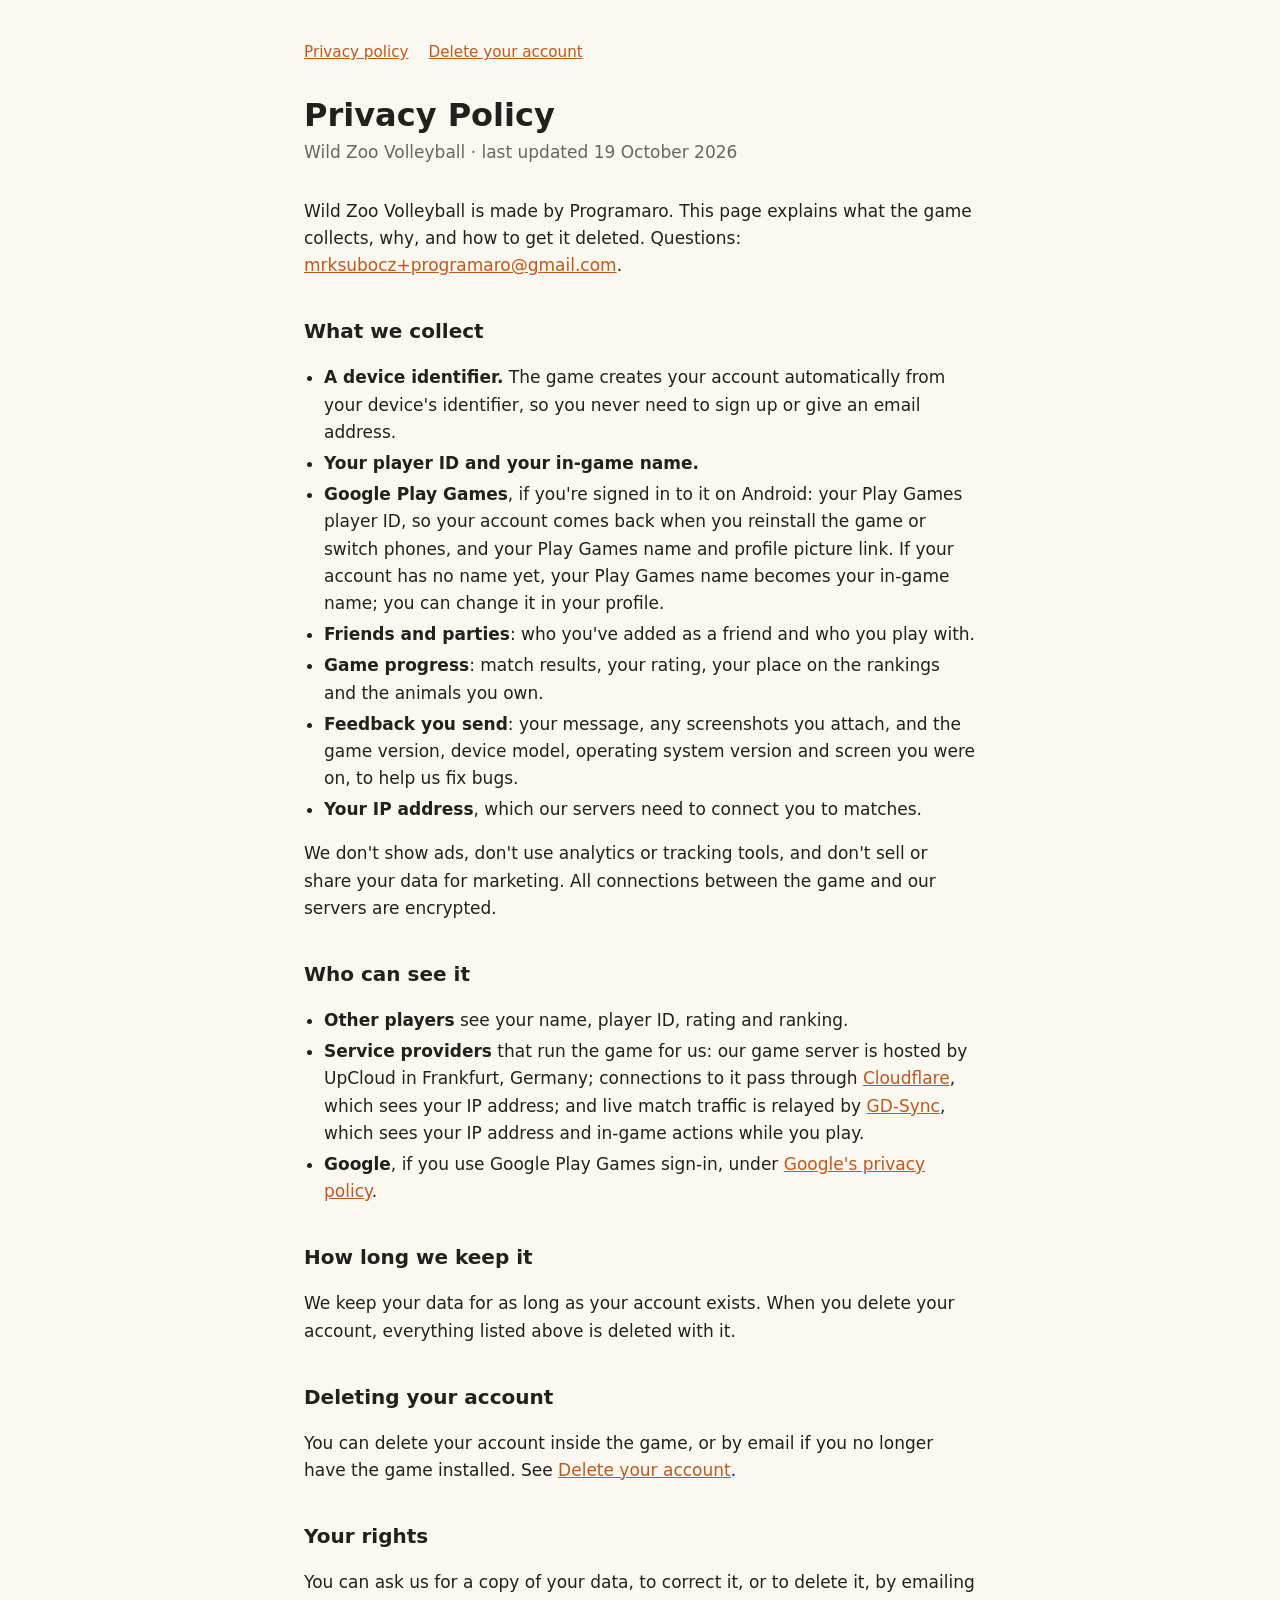
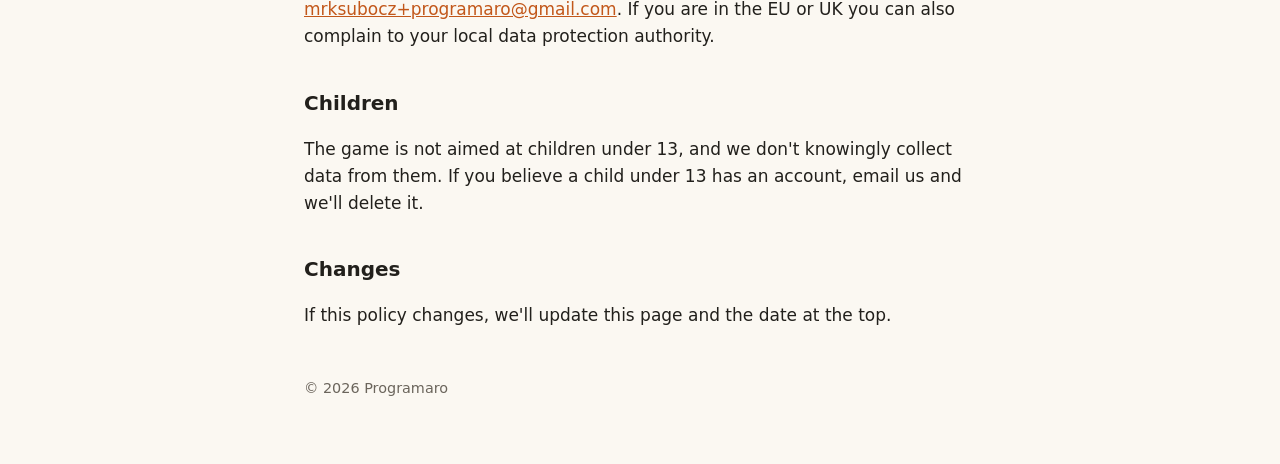
<file: index.html>
<!doctype html>
<html lang="en">
<head>
<meta charset="utf-8">
<meta name="viewport" content="width=device-width, initial-scale=1">
<title>Wild Zoo Volleyball – Privacy Policy</title>
<link rel="stylesheet" href="style.css">
</head>
<body>
<main>
<nav><a href="./">Privacy policy</a><a href="delete-account.html">Delete your account</a></nav>

<h1>Privacy Policy</h1>
<p class="updated">Wild Zoo Volleyball · last updated 19 October 2026</p>

<p>Wild Zoo Volleyball is made by Programaro. This page explains what the game
collects, why, and how to get it deleted. Questions: <a href="mailto:mrksubocz+programaro@gmail.com">mrksubocz+programaro@gmail.com</a>.</p>

<h2>What we collect</h2>
<ul>
  <li><strong>A device identifier.</strong> The game creates your account automatically from your
    device's identifier, so you never need to sign up or give an email address.</li>
  <li><strong>Your player ID and your in-game name.</strong></li>
  <li><strong>Google Play Games</strong>, if you're signed in to it on Android: your Play Games player
    ID, so your account comes back when you reinstall the game or switch phones, and your Play Games
    name and profile picture link. If your account has no name yet, your Play Games name becomes
    your in-game name; you can change it in your profile.</li>
  <li><strong>Friends and parties</strong>: who you've added as a friend and who you play with.</li>
  <li><strong>Game progress</strong>: match results, your rating, your place on the rankings and the
    animals you own.</li>
  <li><strong>Feedback you send</strong>: your message, any screenshots you attach, and the game
    version, device model, operating system version and screen you were on, to help us fix bugs.</li>
  <li><strong>Your IP address</strong>, which our servers need to connect you to matches.</li>
</ul>
<p>We don't show ads, don't use analytics or tracking tools, and don't sell or share your data for
marketing. All connections between the game and our servers are encrypted.</p>

<h2>Who can see it</h2>
<ul>
  <li><strong>Other players</strong> see your name, player ID, rating and ranking.</li>
  <li><strong>Service providers</strong> that run the game for us:
    our game server is hosted by UpCloud in Frankfurt, Germany; connections to it pass through
    <a href="https://www.cloudflare.com/">Cloudflare</a>, which sees your IP address; and live match
    traffic is relayed by <a href="https://www.gd-sync.com/">GD-Sync</a>, which sees your IP address
    and in-game actions while you play.</li>
  <li><strong>Google</strong>, if you use Google Play Games sign-in, under
    <a href="https://policies.google.com/privacy">Google's privacy policy</a>.</li>
</ul>

<h2>How long we keep it</h2>
<p>We keep your data for as long as your account exists. When you delete your account, everything
listed above is deleted with it.</p>

<h2>Deleting your account</h2>
<p>You can delete your account inside the game, or by email if you no longer have the game
installed. See <a href="delete-account.html">Delete your account</a>.</p>

<h2>Your rights</h2>
<p>You can ask us for a copy of your data, to correct it, or to delete it, by emailing
<a href="mailto:mrksubocz+programaro@gmail.com">mrksubocz+programaro@gmail.com</a>. If you are in the EU or UK you can
also complain to your local data protection authority.</p>

<h2>Children</h2>
<p>The game is not aimed at children under 13, and we don't knowingly collect data from them. If
you believe a child under 13 has an account, email us and we'll delete it.</p>

<h2>Changes</h2>
<p>If this policy changes, we'll update this page and the date at the top.</p>

<footer>© 2026 Programaro</footer>
</main>
</body>
</html>
</file>
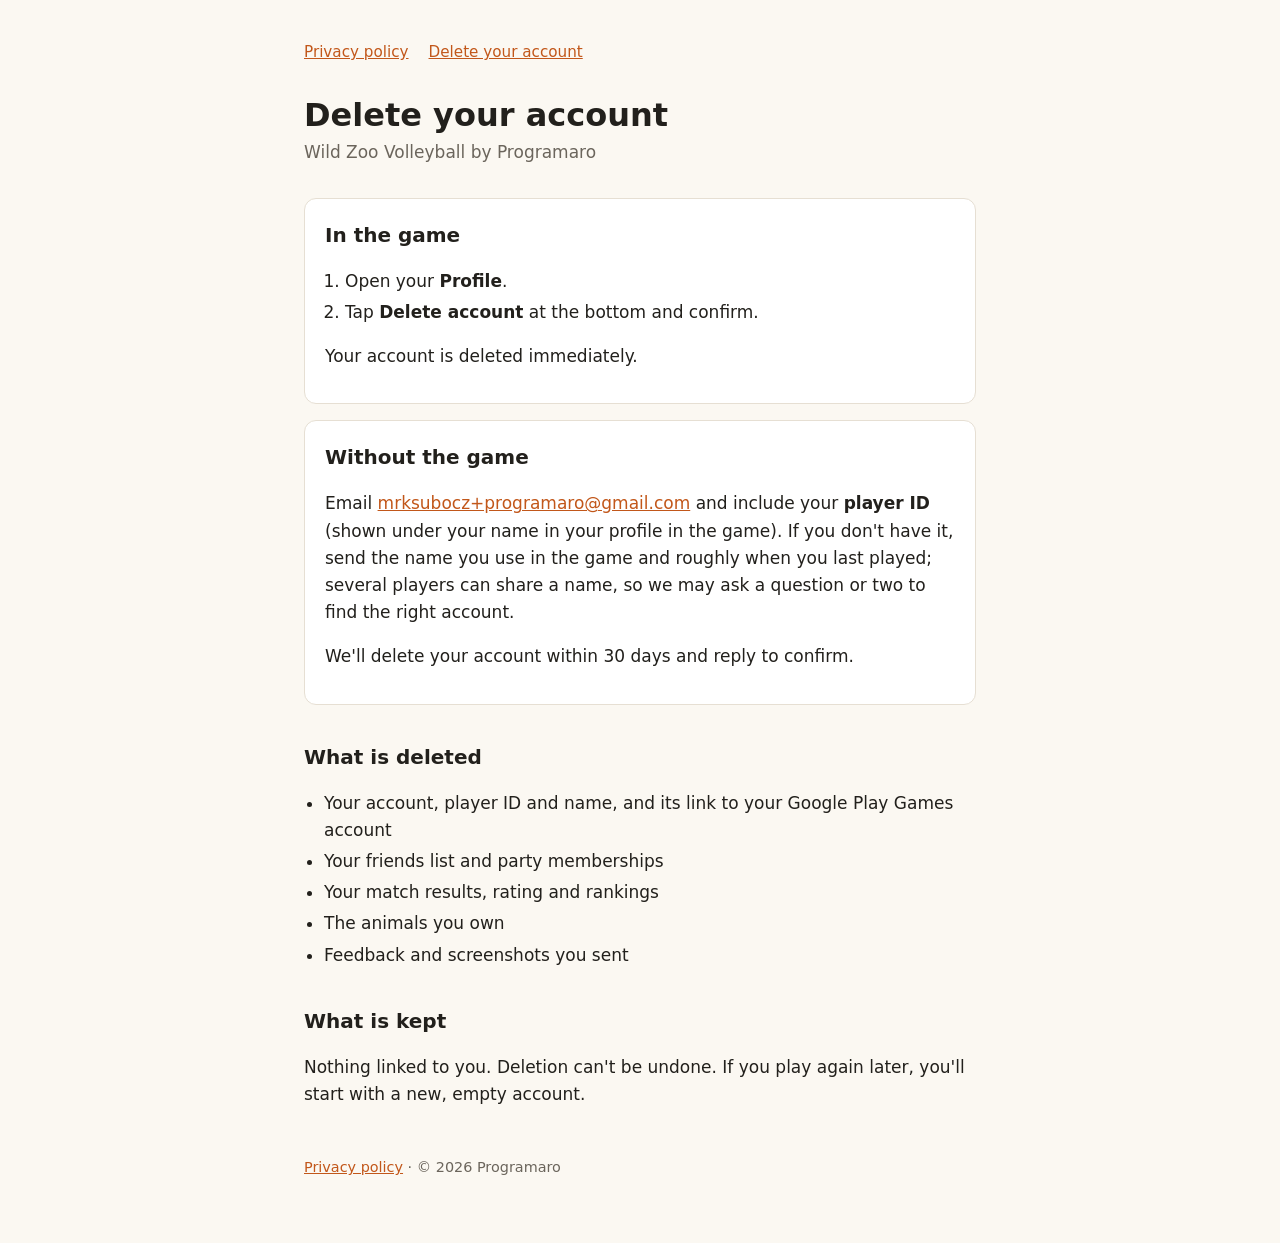
<file: delete-account.html>
<!doctype html>
<html lang="en">
<head>
<meta charset="utf-8">
<meta name="viewport" content="width=device-width, initial-scale=1">
<title>Wild Zoo Volleyball – Delete Your Account</title>
<link rel="stylesheet" href="style.css">
</head>
<body>
<main>
<nav><a href="./">Privacy policy</a><a href="delete-account.html">Delete your account</a></nav>

<h1>Delete your account</h1>
<p class="updated">Wild Zoo Volleyball by Programaro</p>

<div class="card">
  <h2>In the game</h2>
  <ol>
    <li>Open your <strong>Profile</strong>.</li>
    <li>Tap <strong>Delete account</strong> at the bottom and confirm.</li>
  </ol>
  <p>Your account is deleted immediately.</p>
</div>

<div class="card">
  <h2>Without the game</h2>
  <p>Email <a href="mailto:mrksubocz+programaro@gmail.com?subject=Delete%20my%20Wild%20Zoo%20Volleyball%20account">mrksubocz+programaro@gmail.com</a>
  and include your <strong>player ID</strong>
  (shown under your name in your profile in the game). If you don't have it, send the name you
  use in the game and roughly when you last played; several players can share a name, so we may
  ask a question or two to find the right account.</p>
  <p>We'll delete your account within 30 days and reply to confirm.</p>
</div>

<h2>What is deleted</h2>
<ul>
  <li>Your account, player ID and name, and its link to your Google Play Games account</li>
  <li>Your friends list and party memberships</li>
  <li>Your match results, rating and rankings</li>
  <li>The animals you own</li>
  <li>Feedback and screenshots you sent</li>
</ul>

<h2>What is kept</h2>
<p>Nothing linked to you. Deletion can't be undone. If you play again later, you'll start
with a new, empty account.</p>

<footer><a href="./">Privacy policy</a> · © 2026 Programaro</footer>
</main>
</body>
</html>
</file>
<file: style.css>
:root {
  --bg: #fbf8f2;
  --fg: #22201c;
  --muted: #6b655c;
  --accent: #c2571a;
  --card: #ffffff;
  --border: #e6dfd3;
}
@media (prefers-color-scheme: dark) {
  :root {
    --bg: #181614;
    --fg: #ece7df;
    --muted: #a59d92;
    --accent: #f08a4b;
    --card: #221f1c;
    --border: #36312b;
  }
}
* { box-sizing: border-box; }
body {
  margin: 0;
  background: var(--bg);
  color: var(--fg);
  font: 17px/1.6 system-ui, -apple-system, "Segoe UI", Roboto, sans-serif;
}
main {
  max-width: 44rem;
  margin: 0 auto;
  padding: 2.5rem 1rem 4rem;
}
nav { font-size: 0.95rem; margin-bottom: 2rem; }
nav a { margin-right: 1.25rem; }
h1 { font-size: 2rem; line-height: 1.2; margin: 0 0 0.25rem; }
h2 { font-size: 1.25rem; margin: 2.25rem 0 0.5rem; }
.updated { color: var(--muted); margin: 0 0 2rem; }
a { color: var(--accent); }
ul, ol { padding-left: 1.25rem; }
li { margin: 0.25rem 0; }
.card {
  background: var(--card);
  border: 1px solid var(--border);
  border-radius: 12px;
  padding: 1rem 1.25rem;
  margin: 1rem 0;
}
.card h2 { margin-top: 0.25rem; }
footer { color: var(--muted); font-size: 0.9rem; margin-top: 3rem; }
</file>
